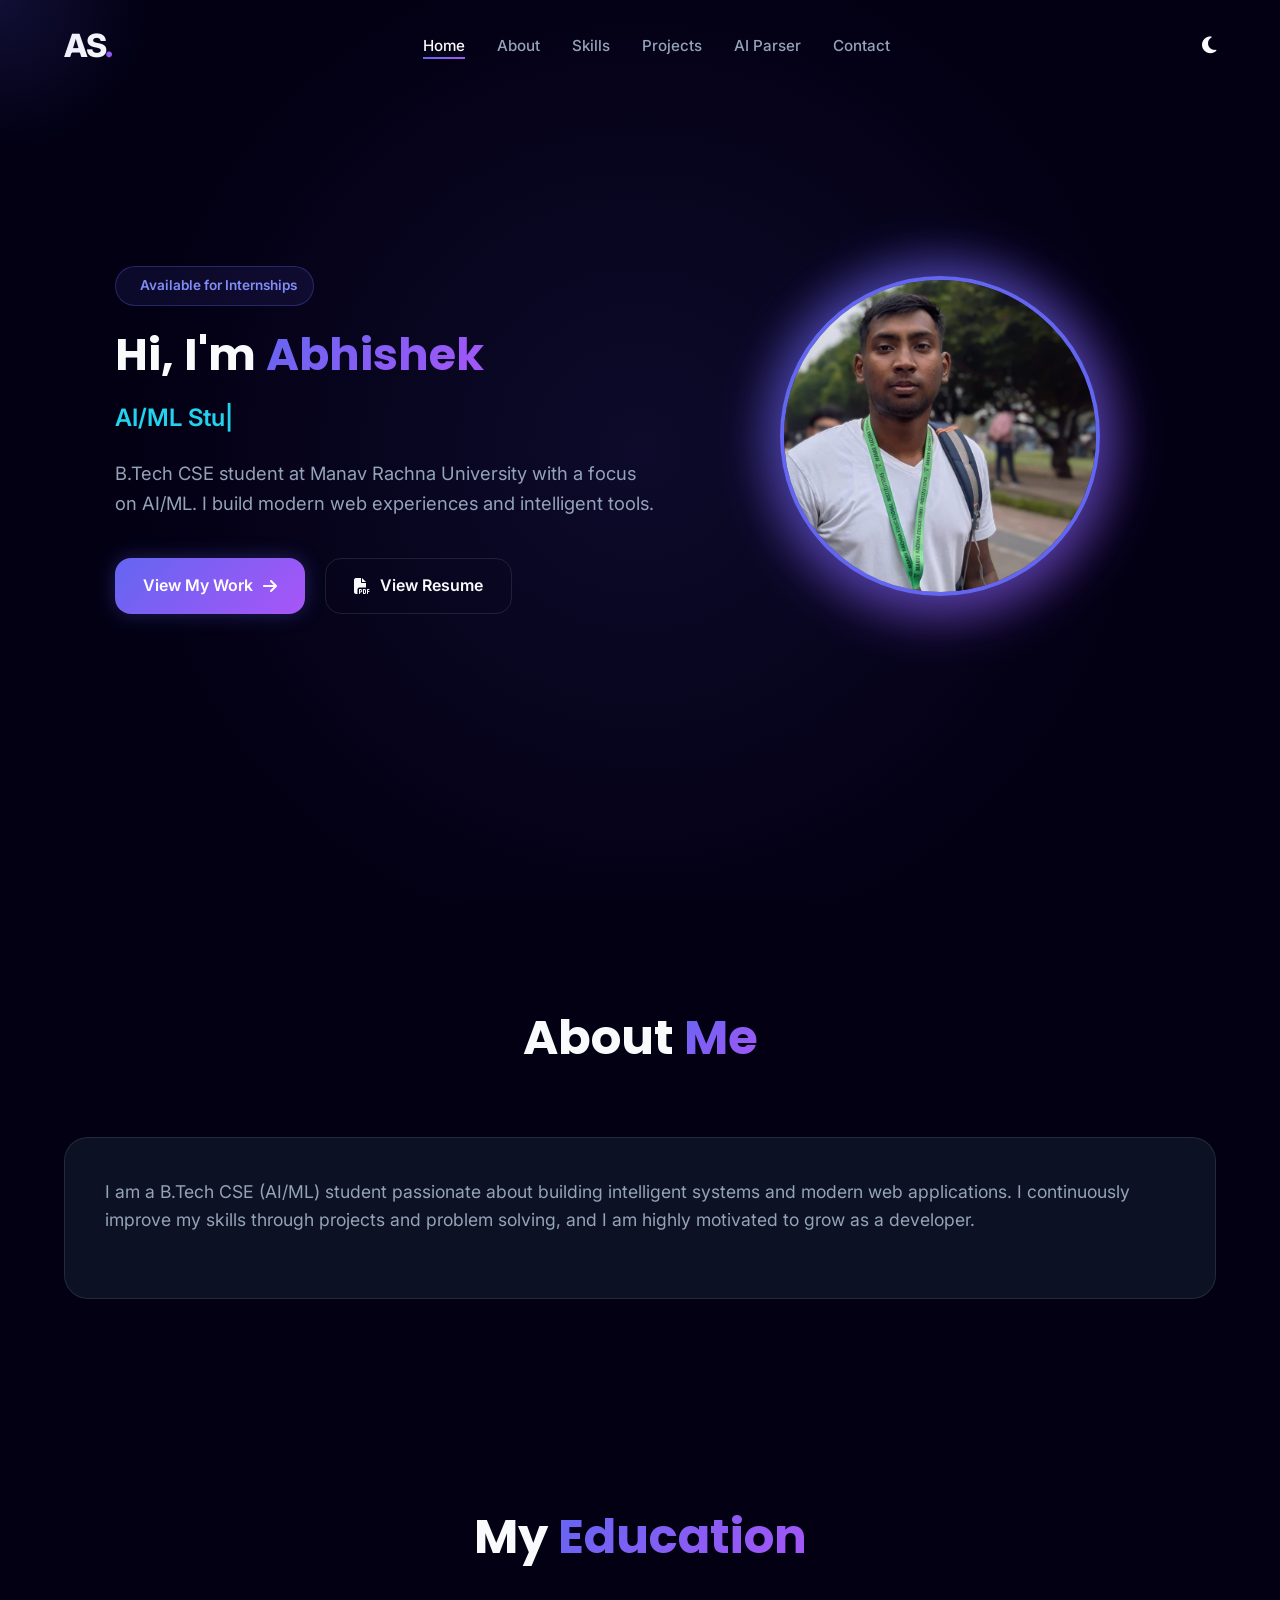
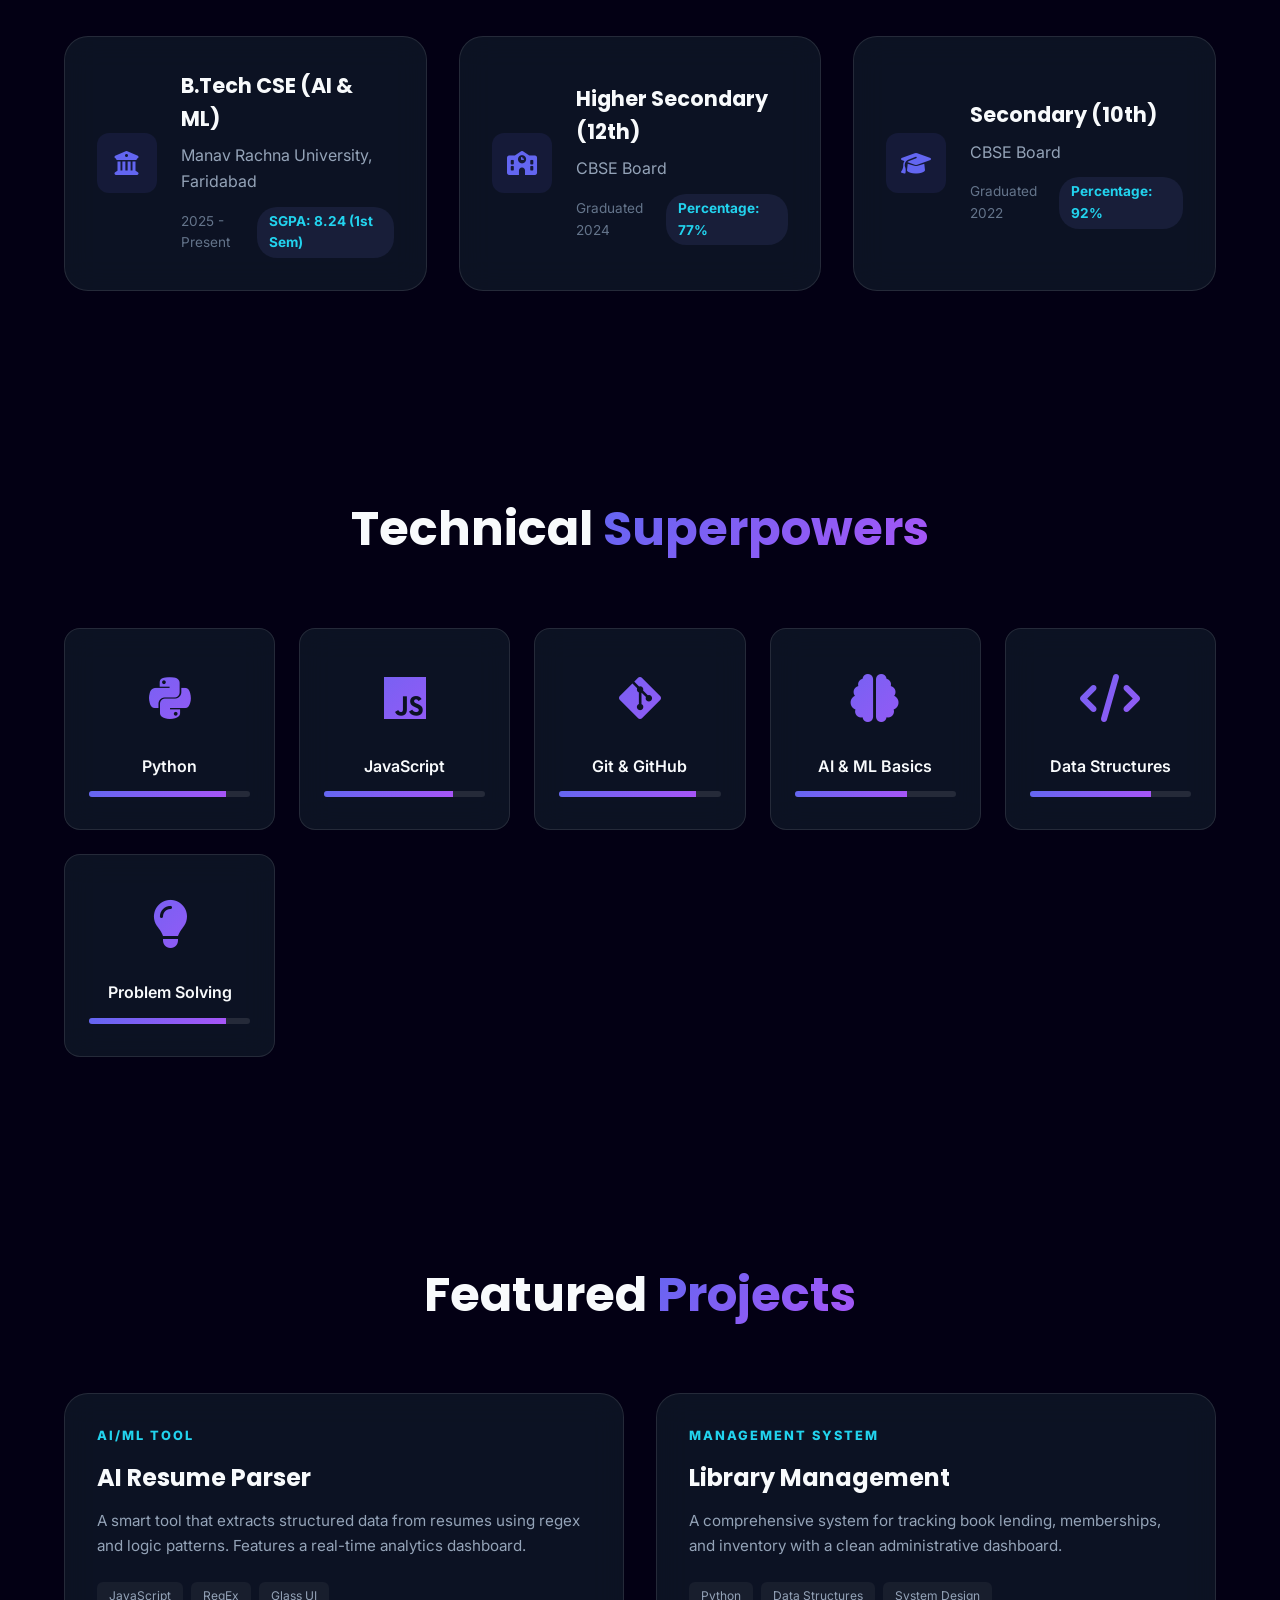
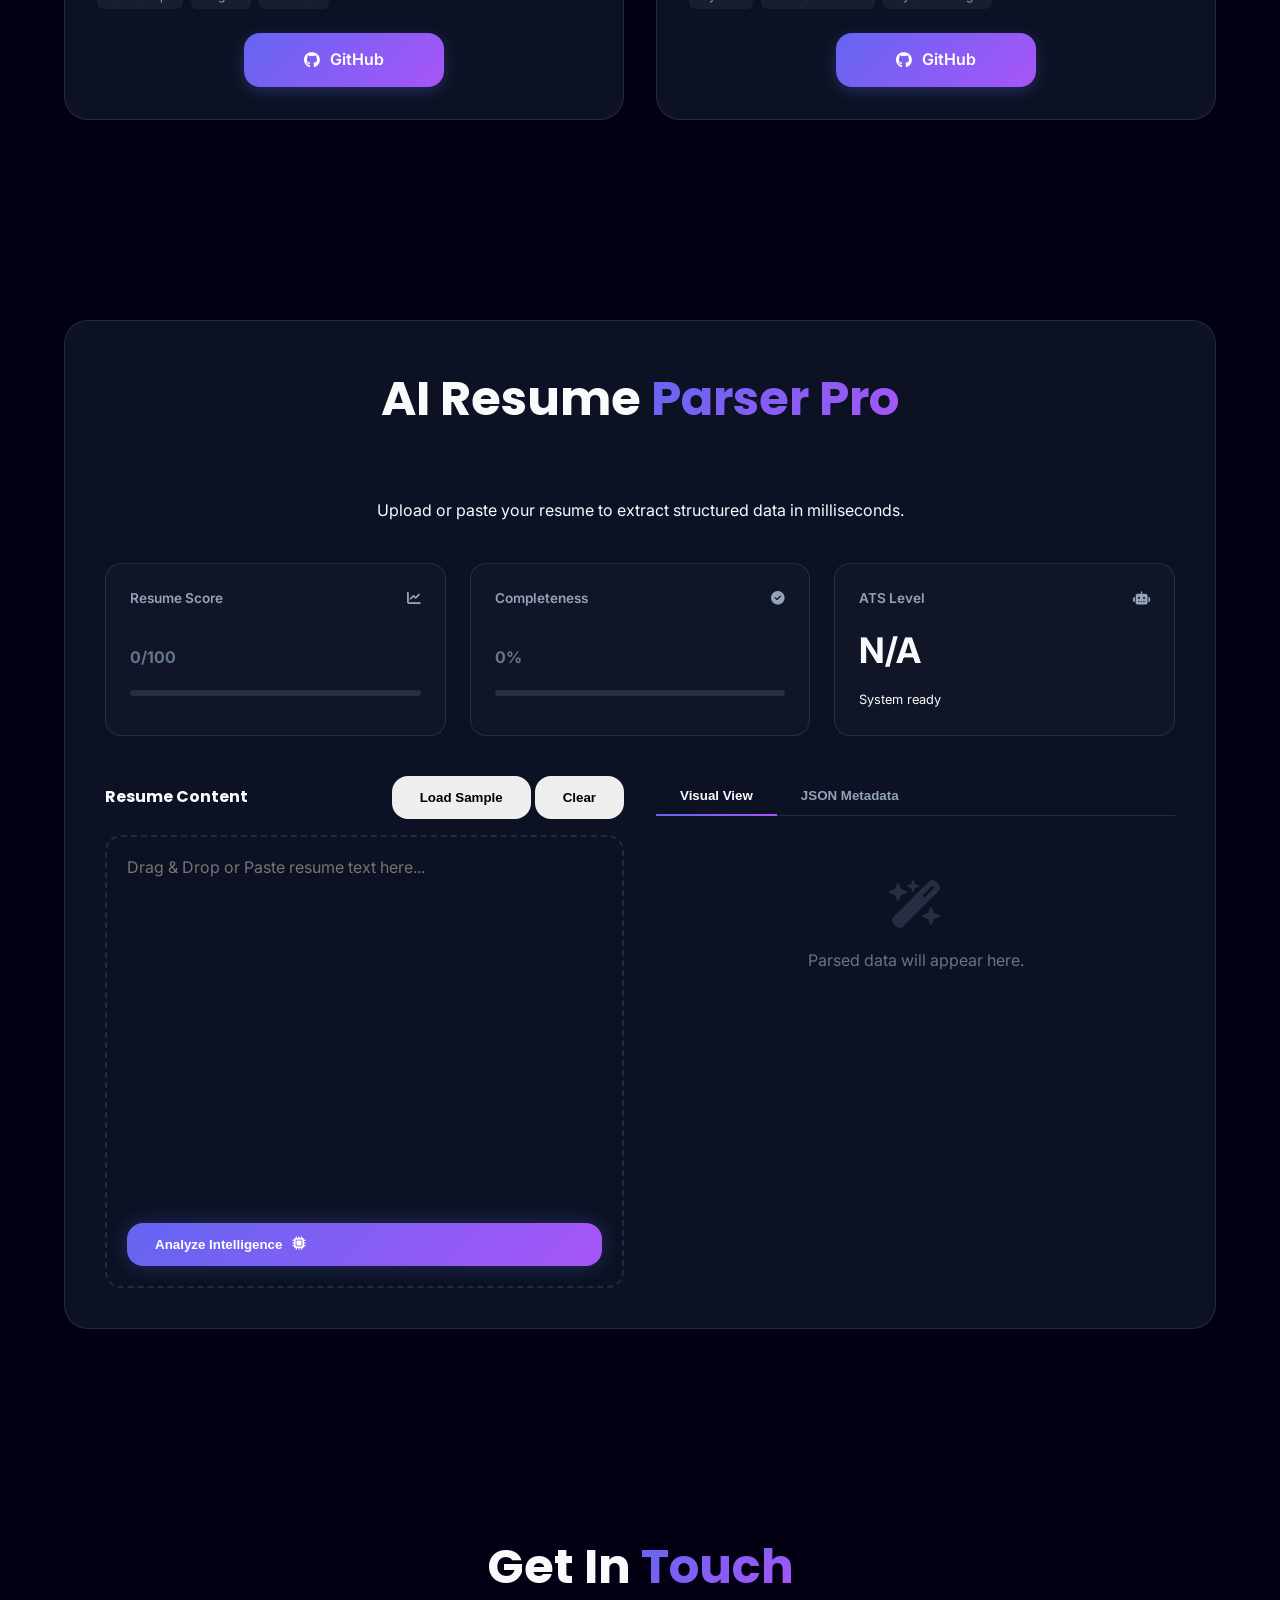
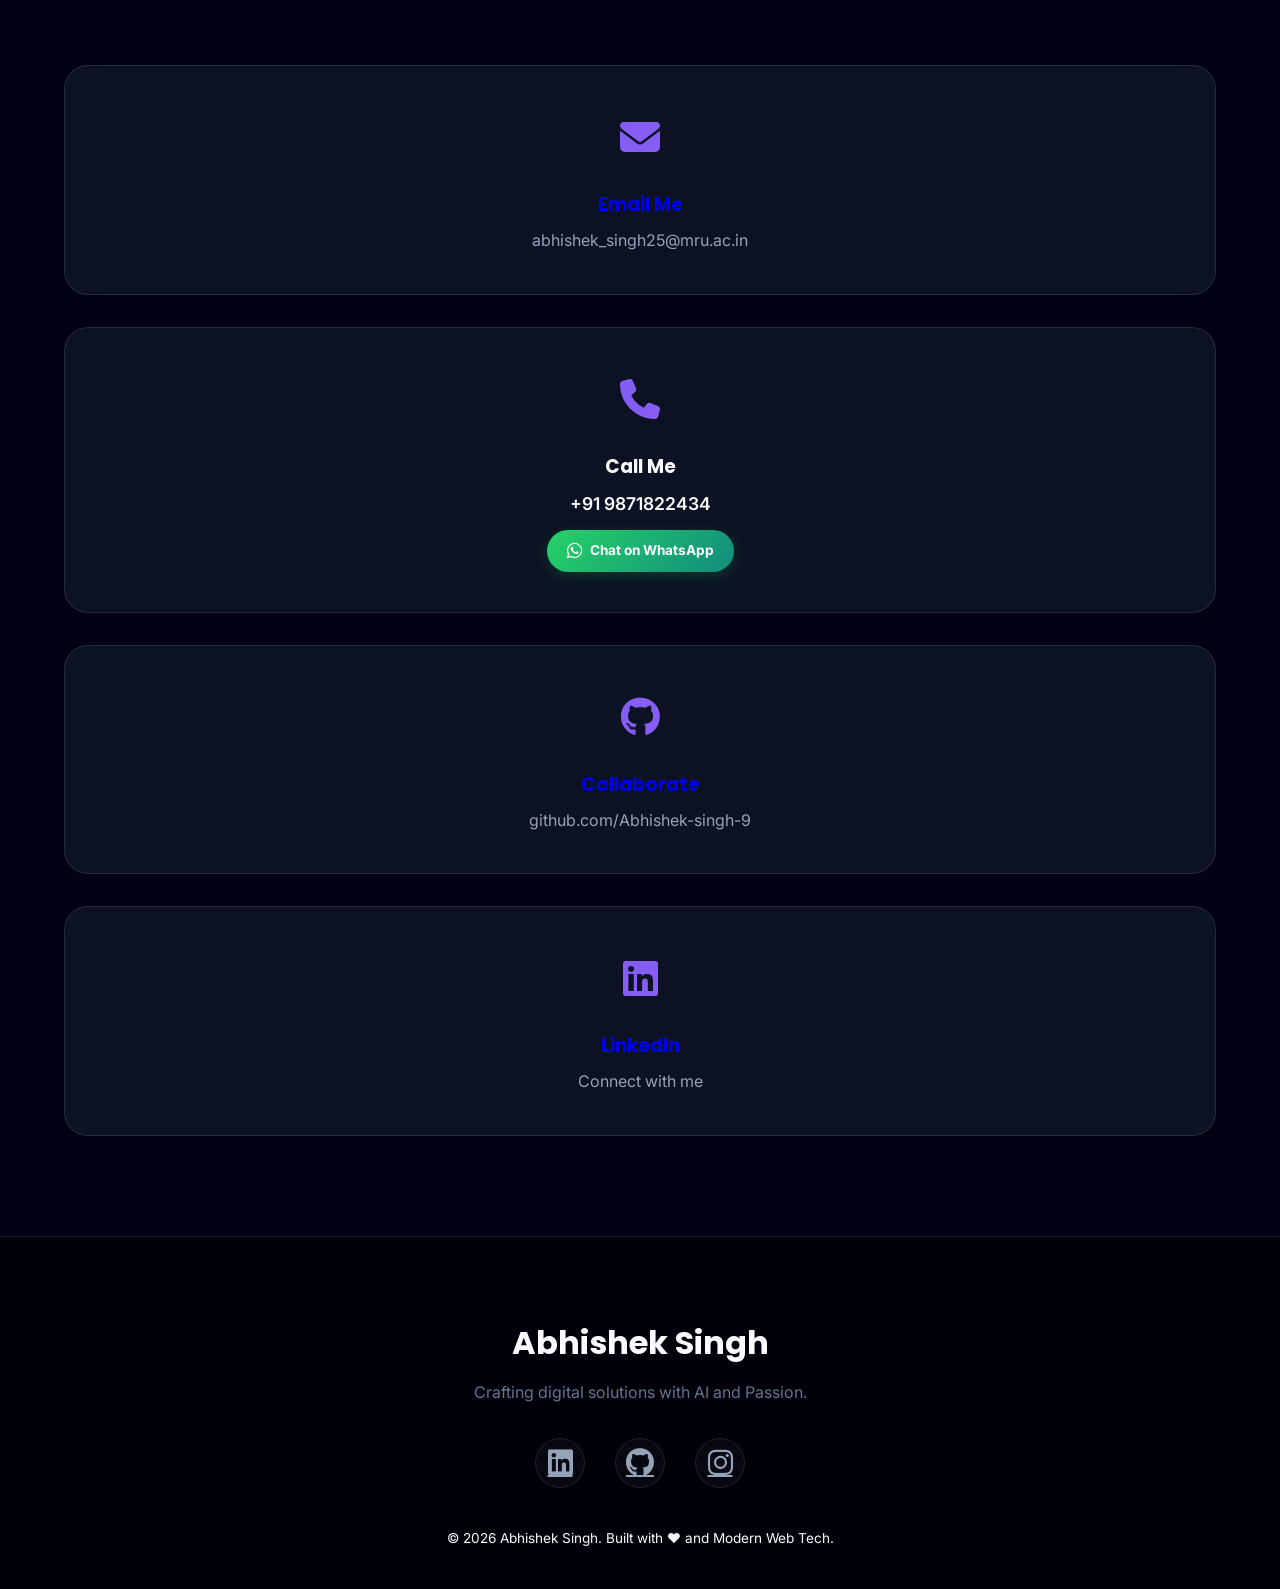
<file: index.html>
<!DOCTYPE html>
<html lang="en">

<head>
    <meta charset="UTF-8">
    <meta name="viewport" content="width=device-width, initial-scale=1.0">
    <title>Abhishek Singh | Portfolio & AI Resume Parser</title>
    <meta name="description"
        content="Professional portfolio of Abhishek Singh, a B.Tech CSE Student specializing in AI & ML. Featuring a smart Resume Parser tool.">

    <!-- Fonts -->
    <link rel="preconnect" href="https://fonts.googleapis.com">
    <link rel="preconnect" href="https://fonts.gstatic.com" crossorigin>
    <link
        href="https://fonts.googleapis.com/css2?family=Inter:wght@300;400;500;600;700&family=Poppins:wght@400;600;700;800&display=swap"
        rel="stylesheet">

    <!-- Icons -->
    <link rel="stylesheet" href="https://cdnjs.cloudflare.com/ajax/libs/font-awesome/6.4.0/css/all.min.css">

    <link rel="stylesheet" href="style.css">
</head>

<body class="dark-mode">
    <div class="cursor-glow" id="cursor-glow"></div>

    <!-- Navbar -->
    <nav class="navbar" id="navbar">
        <div class="container nav-content">
            <a href="#hero" class="logo">AS<span>.</span></a>

            <ul class="nav-menu" id="nav-menu">
                <li><a href="#hero" class="nav-link active">Home</a></li>
                <li><a href="#about" class="nav-link">About</a></li>
                <li><a href="#skills" class="nav-link">Skills</a></li>
                <li><a href="#projects" class="nav-link">Projects</a></li>
                <li><a href="#parser" class="nav-link">AI Parser</a></li>
                <li><a href="#contact" class="nav-link">Contact</a></li>
            </ul>

            <div class="nav-actions">
                <button class="theme-toggle" id="theme-toggle" aria-label="Toggle Theme">
                    <i class="fas fa-moon"></i>
                </button>
                <div class="mobile-menu-btn" id="mobile-menu-btn">
                    <i class="fas fa-bars"></i>
                </div>
            </div>
        </div>
    </nav>

    <main>
        <!-- Hero Section -->
        <section id="hero" class="hero">
            <div class="hero-bg-glow"></div>
            <div class="container">
                <div class="hero-grid">
                    <div class="hero-content reveal">
                        <div class="hero-badge">
                            <i class="fas fa-sparkles"></i>
                            <span>Available for Internships</span>
                        </div>
                        <h1 class="hero-title">Hi, I'm <span>Abhishek</span></h1>
                        <div class="typing-container">
                            <span id="typing-text"></span><span class="cursor">|</span>
                        </div>
                        <p class="hero-desc">
                            B.Tech CSE student at Manav Rachna University with a focus on AI/ML. I build modern web experiences and intelligent tools.
                        </p>
                        <div class="hero-btns">
                            <a href="#projects" class="btn btn-primary">View My Work <i class="fas fa-arrow-right"></i></a>
                            <a href="resume.html" target="_blank" class="btn btn-outline"><i class="fas fa-file-pdf"></i> View Resume</a>
                        </div>
                    </div>
                    
                    <div class="hero-art-container reveal">
                        <div class="hero-image-wrapper">
                            <img src="profile.jpg" alt="" class="hero-image" onerror="this.parentElement.style.display='none'">
                            <div class="image-glow"></div>
                        </div>
                    </div>
                </div>
            </div>
        </section>

        <!-- About Section -->
        <section id="about" class="about">
            <div class="container">
                <h2 class="section-title reveal">About <span>Me</span></h2>
                <div class="about-card glass-effect reveal">
                    <div class="about-text">
                        <p>
                            I am a B.Tech CSE (AI/ML) student passionate about building intelligent systems and modern web applications. I continuously improve my skills through projects and problem solving, and I am highly motivated to grow as a developer.
                        </p>
                    </div>
                </div>
            </div>
        </section>

        <!-- Education Section -->
        <section id="education" class="education">
            <div class="container">
                <h2 class="section-title reveal">My <span>Education</span></h2>
                <div class="edu-grid">
                    <div class="edu-card glass-effect reveal">
                        <div class="edu-icon"><i class="fas fa-university"></i></div>
                        <div class="edu-info">
                            <h3>B.Tech CSE (AI & ML)</h3>
                            <p>Manav Rachna University, Faridabad</p>
                            <div class="edu-meta">
                                <span>2025 - Present</span>
                                <span class="score">SGPA: 8.24 (1st Sem)</span>
                            </div>
                        </div>
                    </div>
                    <div class="edu-card glass-effect reveal">
                        <div class="edu-icon"><i class="fas fa-school"></i></div>
                        <div class="edu-info">
                            <h3>Higher Secondary (12th)</h3>
                            <p>CBSE Board</p>
                            <div class="edu-meta">
                                <span>Graduated 2024</span>
                                <span class="score">Percentage: 77%</span>
                            </div>
                        </div>
                    </div>
                    <div class="edu-card glass-effect reveal">
                        <div class="edu-icon"><i class="fas fa-graduation-cap"></i></div>
                        <div class="edu-info">
                            <h3>Secondary (10th)</h3>
                            <p>CBSE Board</p>
                            <div class="edu-meta">
                                <span>Graduated 2022</span>
                                <span class="score">Percentage: 92%</span>
                            </div>
                        </div>
                    </div>
                </div>
            </div>
        </section>

        <!-- Skills Section -->
        <section id="skills" class="skills">
            <div class="container">
                <h2 class="section-title reveal">Technical <span>Superpowers</span></h2>
                <div class="skills-grid">
                    <div class="skill-card glass-effect reveal">
                        <div class="skill-icon"><i class="fab fa-python"></i></div>
                        <div class="skill-name">Python</div>
                        <div class="skill-progress-bg">
                            <div class="skill-progress-fill" data-progress="85%"></div>
                        </div>
                    </div>
                    <div class="skill-card glass-effect reveal">
                        <div class="skill-icon"><i class="fab fa-js"></i></div>
                        <div class="skill-name">JavaScript</div>
                        <div class="skill-progress-bg">
                            <div class="skill-progress-fill" data-progress="80%"></div>
                        </div>
                    </div>
                    <div class="skill-card glass-effect reveal">
                        <div class="skill-icon"><i class="fab fa-git-alt"></i></div>
                        <div class="skill-name">Git & GitHub</div>
                        <div class="skill-progress-bg">
                            <div class="skill-progress-fill" data-progress="85%"></div>
                        </div>
                    </div>
                    <div class="skill-card glass-effect reveal">
                        <div class="skill-icon"><i class="fas fa-brain"></i></div>
                        <div class="skill-name">AI & ML Basics</div>
                        <div class="skill-progress-bg">
                            <div class="skill-progress-fill" data-progress="70%"></div>
                        </div>
                    </div>
                    <div class="skill-card glass-effect reveal">
                        <div class="skill-icon"><i class="fas fa-code"></i></div>
                        <div class="skill-name">Data Structures</div>
                        <div class="skill-progress-bg">
                            <div class="skill-progress-fill" data-progress="75%"></div>
                        </div>
                    </div>
                    <div class="skill-card glass-effect reveal">
                        <div class="skill-icon"><i class="fas fa-lightbulb"></i></div>
                        <div class="skill-name">Problem Solving</div>
                        <div class="skill-progress-bg">
                            <div class="skill-progress-fill" data-progress="85%"></div>
                        </div>
                    </div>
                </div>
            </div>
        </section>

        <!-- Projects Section -->
        <section id="projects" class="projects">
            <div class="container">
                <h2 class="section-title reveal">Featured <span>Projects</span></h2>
                <div class="projects-grid">
                    <!-- Project 1 -->
                    <div class="project-card glass-effect reveal">
                        <div class="project-info">
                            <span class="project-tag">AI/ML Tool</span>
                            <h3 class="project-title">AI Resume Parser</h3>
                            <p class="project-desc">A smart tool that extracts structured data from resumes using regex and logic patterns. Features a real-time analytics dashboard.</p>
                            <div class="project-tech">
                                <span class="tech-tag">JavaScript</span>
                                <span class="tech-tag">RegEx</span>
                                <span class="tech-tag">Glass UI</span>
                            </div>
                            <div class="project-links">
                                <a href="https://github.com/Abhishek-singh-9" target="_blank" rel="noopener noreferrer" class="btn btn-primary btn-centered"><i class="fab fa-github"></i> GitHub</a>
                            </div>
                        </div>
                    </div>

                    <!-- Project 2 -->
                    <div class="project-card glass-effect reveal">
                        <div class="project-info">
                            <span class="project-tag">Management System</span>
                            <h3 class="project-title">Library Management</h3>
                            <p class="project-desc">A comprehensive system for tracking book lending, memberships, and inventory with a clean administrative dashboard.</p>
                            <div class="project-tech">
                                <span class="tech-tag">Python</span>
                                <span class="tech-tag">Data Structures</span>
                                <span class="tech-tag">System Design</span>
                            </div>
                            <div class="project-links">
                                <a href="https://github.com/Abhishek-singh-9" target="_blank" rel="noopener noreferrer" class="btn btn-primary btn-centered"><i class="fab fa-github"></i> GitHub</a>
                            </div>
                        </div>
                    </div>
                </div>
            </div>
        </section>

        <!-- Resume Parser Section -->
        <section id="parser" class="parser">
            <div class="container">
                <div class="parser-container glass-effect reveal">
                    <div class="parser-header">
                        <h2 class="section-title">AI Resume <span>Parser Pro</span></h2>
                        <p class="text-muted">Upload or paste your resume to extract structured data in milliseconds.
                        </p>
                    </div>

                    <div class="parser-dashboard">
                        <div class="dashboard-stat">
                            <div class="stat-header"><span>Resume Score</span> <i class="fas fa-chart-line"></i></div>
                            <div class="stat-value"><span id="score-val">0</span><span>/100</span></div>
                            <div class="skill-progress-bg">
                                <div class="skill-progress-fill" id="score-bar"></div>
                            </div>
                        </div>
                        <div class="dashboard-stat">
                            <div class="stat-header"><span>Completeness</span> <i class="fas fa-check-circle"></i></div>
                            <div class="stat-value"><span id="complete-val">0</span><span>%</span></div>
                            <div class="skill-progress-bg">
                                <div class="skill-progress-fill" id="complete-bar"></div>
                            </div>
                        </div>
                        <div class="dashboard-stat">
                            <div class="stat-header"><span>ATS Level</span> <i class="fas fa-robot"></i></div>
                            <div class="stat-value" id="conf-val">N/A</div>
                            <p class="text-dim" style="font-size: 0.8rem; margin-top: 8px;" id="conf-message">System
                                ready</p>
                        </div>
                    </div>

                    <div class="parser-main">
                        <div class="input-area">
                            <div class="area-header">
                                <h4>Resume Content</h4>
                                <div>
                                    <button class="btn btn-parser-small" onclick="loadSample()">Load Sample</button>
                                    <button class="btn btn-parser-small" onclick="clearParser()">Clear</button>
                                </div>
                            </div>
                            <div class="drop-zone" id="drop-zone">
                                <textarea id="resumeInput"
                                    placeholder="Drag & Drop or Paste resume text here..."></textarea>
                                <button id="analyze-btn" class="btn btn-primary btn-block">Analyze Intelligence <i
                                        class="fas fa-microchip"></i></button>
                            </div>
                        </div>

                        <div class="output-area">
                            <div class="tabs-nav">
                                <button class="tab-btn active" data-tab="visual">Visual View</button>
                                <button class="tab-btn" data-tab="json">JSON Metadata</button>
                            </div>

                            <div class="tab-content" id="visual-tab">
                                <div class="results-display" id="results-display">
                                    <div
                                        style="grid-column: 1/-1; text-align: center; padding: 40px; color: var(--text-dim);">
                                        <i class="fas fa-wand-magic-sparkles"
                                            style="font-size: 3rem; margin-bottom: 20px; opacity: 0.3;"></i>
                                        <p>Parsed data will appear here.</p>
                                    </div>
                                </div>
                            </div>

                            <div class="tab-content" id="json-tab" style="display: none;">
                                <pre id="json-output"
                                    style="background: rgba(0,0,0,0.3); padding: 20px; border-radius: 8px; font-size: 0.85rem; overflow-x: auto;">{ "status": "idle" }</pre>
                                <button class="btn btn-outline btn-block" style="margin-top: 15px;"
                                    onclick="copyJSON()">Copy JSON</button>
                            </div>
                        </div>
                    </div>
                </div>
            </div>
        </section>

        <!-- Contact Section -->
        <section id="contact" class="contact">
            <div class="container">
                <h2 class="section-title reveal">Get In <span>Touch</span></h2>
                <div class="contact-grid">
                    <a href="mailto:abhishek_singh25@mru.ac.in" class="contact-card glass-effect reveal">
                        <div class="contact-icon"><i class="fas fa-envelope"></i></div>
                        <div class="contact-info">
                            <h3>Email Me</h3>
                            <p>abhishek_singh25@mru.ac.in</p>
                        </div>
                    </a>
                    <div class="contact-card glass-effect reveal">
                        <div class="contact-icon"><i class="fas fa-phone"></i></div>
                        <div class="contact-info">
                            <h3>Call Me</h3>
                            <a href="tel:+919871822434" class="contact-link">+91 9871822434</a>
                            <a href="https://wa.me/919871822434" target="_blank" class="whatsapp-btn">
                                <i class="fab fa-whatsapp"></i> Chat on WhatsApp
                            </a>
                        </div>
                    </div>
                    <a href="https://github.com/Abhishek-singh-9" target="_blank" rel="noopener noreferrer"
                        class="contact-card glass-effect reveal" aria-label="GitHub">
                        <div class="contact-icon"><i class="fab fa-github"></i></div>
                        <div class="contact-info">
                            <h3>Collaborate</h3>
                            <p>github.com/Abhishek-singh-9</p>
                        </div>
                    </a>
                    <a href="https://www.linkedin.com/in/abhishek-singh-a3a9263a6" target="_blank" rel="noopener noreferrer"
                        class="contact-card glass-effect reveal" aria-label="LinkedIn">
                        <div class="contact-icon"><i class="fab fa-linkedin"></i></div>
                        <div class="contact-info">
                            <h3>LinkedIn</h3>
                            <p>Connect with me</p>
                        </div>
                    </a>
                </div>
            </div>
        </section>
    </main>

    <footer class="footer">
        <div class="container">
            <div class="footer-content">
                <h2>Abhishek <span>Singh</span></h2>
                <p class="footer-desc">Crafting digital solutions with AI and Passion.</p>
                <div class="social-links">
                    <a href="https://www.linkedin.com/in/abhishek-singh-a3a9263a6" target="_blank" rel="noopener noreferrer" class="social-link" aria-label="LinkedIn"><i class="fab fa-linkedin"></i></a>
                    <a href="https://github.com/Abhishek-singh-9" target="_blank" rel="noopener noreferrer" class="social-link" aria-label="GitHub"><i class="fab fa-github"></i></a>
                    <a href="https://www.instagram.com/_im_abhishek__?igsh=MTBjbmZvYnllcnRodg==" target="_blank" rel="noopener noreferrer" class="social-link" aria-label="Instagram"><i class="fab fa-instagram"></i></a>
                </div>
                <p class="text-dim" style="font-size: 0.85rem;">
                    &copy; 2026 Abhishek Singh. Built with ❤️ and Modern Web Tech.
                </p>
            </div>
        </div>
    </footer>

    <!-- Extras -->
    <div class="scroll-top" id="scroll-top"><i class="fas fa-chevron-up"></i></div>

    <script src="script.js"></script>
</body>

</html>
</file>
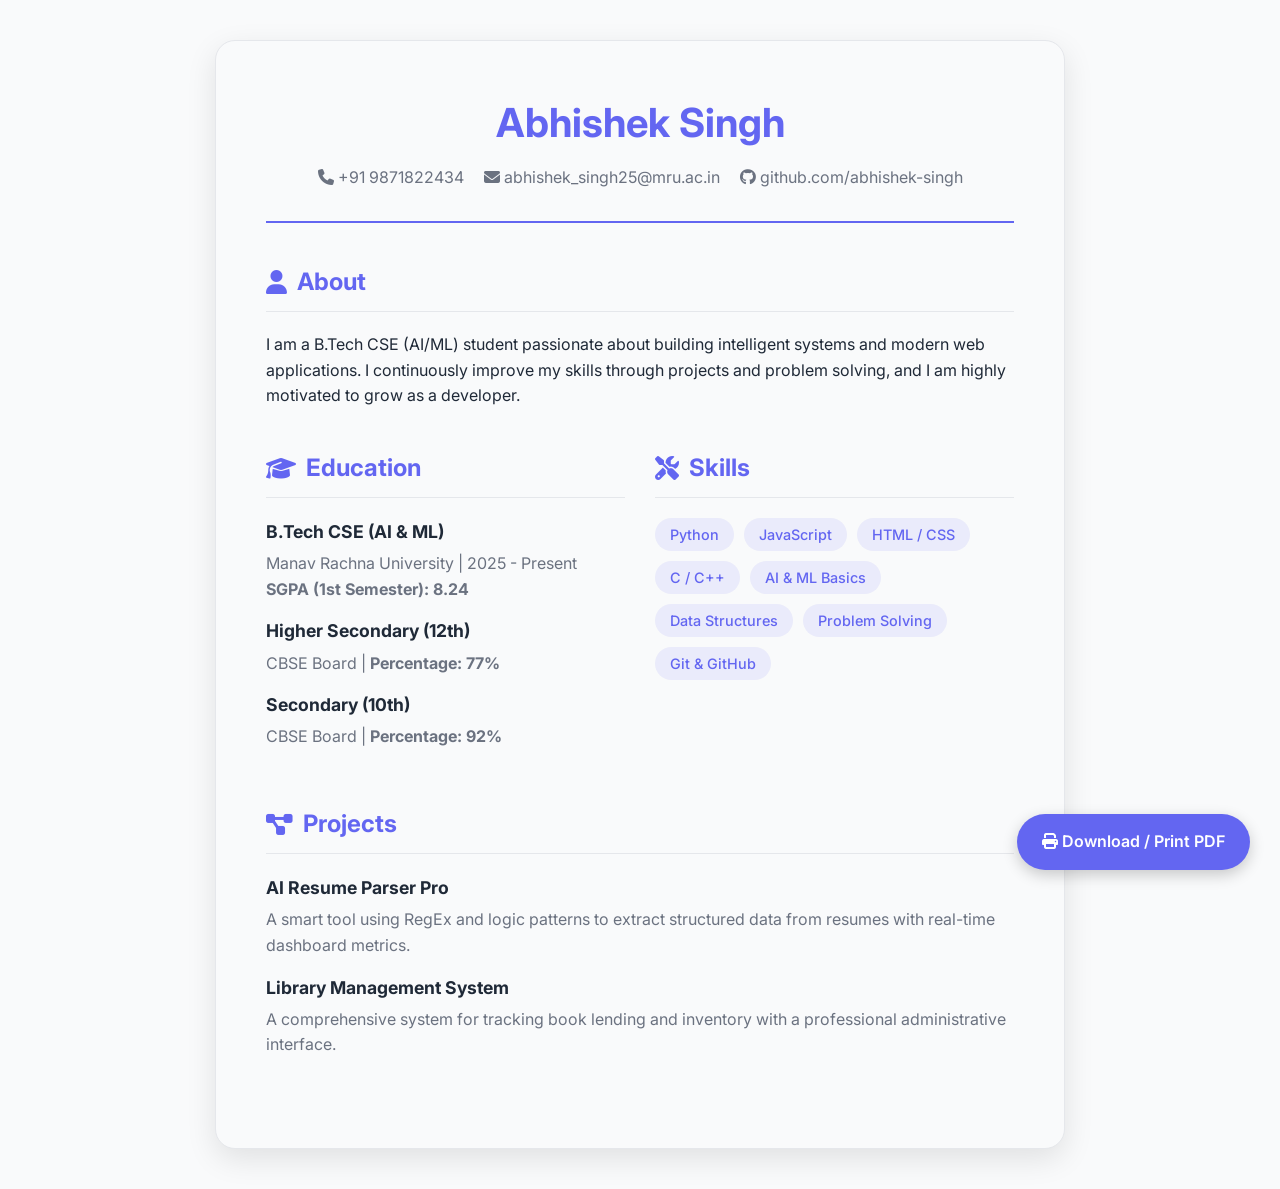
<file: resume.html>
<!DOCTYPE html>
<html lang="en">
<head>
    <meta charset="UTF-8">
    <meta name="viewport" content="width=device-width, initial-scale=1.0">
    <title>Abhishek Singh - Resume</title>
    <link rel="stylesheet" href="https://cdnjs.cloudflare.com/ajax/libs/font-awesome/6.4.0/css/all.min.css">
    <link href="https://fonts.googleapis.com/css2?family=Inter:wght@400;500;600;700&display=swap" rel="stylesheet">
    <style>
        :root {
            --primary: #6366f1;
            --text-main: #1f2937;
            --text-muted: #6b7280;
            --bg-light: #f9fafb;
            --border: #e5e7eb;
        }

        @media (prefers-color-scheme: dark) {
            :root {
                --primary: #818cf8;
                --text-main: #f3f4f6;
                --text-muted: #9ca3af;
                --bg-light: #111827;
                --border: #374151;
            }
        }

        * { margin: 0; padding: 0; box-sizing: border-box; }
        body {
            font-family: 'Inter', sans-serif;
            line-height: 1.6;
            color: var(--text-main);
            background: var(--bg-light);
            padding: 40px 20px;
        }

        .resume-container {
            max-width: 850px;
            margin: 0 auto;
            background: var(--bg-light);
            padding: 50px;
            border-radius: 20px;
            box-shadow: 0 10px 30px rgba(0,0,0,0.1);
            border: 1px solid var(--border);
        }

        header {
            text-align: center;
            margin-bottom: 40px;
            border-bottom: 2px solid var(--primary);
            padding-bottom: 30px;
        }

        h1 { font-size: 2.5rem; margin-bottom: 10px; color: var(--primary); }
        .contact-info {
            display: flex;
            justify-content: center;
            gap: 20px;
            flex-wrap: wrap;
            color: var(--text-muted);
        }

        section { margin-bottom: 40px; }
        h2 {
            font-size: 1.5rem;
            margin-bottom: 20px;
            display: flex;
            align-items: center;
            gap: 10px;
            color: var(--primary);
            border-bottom: 1px solid var(--border);
            padding-bottom: 10px;
        }

        .grid { display: grid; grid-template-columns: 1fr 1fr; gap: 30px; }

        .item { margin-bottom: 15px; }
        .item h4 { font-size: 1.1rem; margin-bottom: 5px; }
        .item p { color: var(--text-muted); }

        .badge-list { display: flex; flex-wrap: wrap; gap: 10px; }
        .badge {
            background: rgba(99, 102, 241, 0.1);
            color: var(--primary);
            padding: 5px 15px;
            border-radius: 20px;
            font-size: 0.9rem;
            font-weight: 500;
        }

        .print-btn {
            position: fixed;
            bottom: 30px;
            right: 30px;
            background: var(--primary);
            color: white;
            padding: 15px 25px;
            border-radius: 30px;
            text-decoration: none;
            font-weight: 600;
            box-shadow: 0 5px 15px rgba(0,0,0,0.2);
            transition: 0.3s;
        }

        .print-btn:hover { transform: scale(1.1); }

        @media print {
            .print-btn { display: none; }
            body { padding: 0; background: white; }
            .resume-container { box-shadow: none; border: none; max-width: 100%; padding: 0; }
        }

        @media (max-width: 600px) {
            .grid { grid-template-columns: 1fr; }
            .resume-container { padding: 30px; }
        }
    </style>
</head>
<body>
    <div class="resume-container">
        <header>
            <h1>Abhishek Singh</h1>
            <div class="contact-info">
                <span><i class="fas fa-phone"></i> +91 9871822434</span>
                <span><i class="fas fa-envelope"></i> abhishek_singh25@mru.ac.in</span>
                <span><i class="fab fa-github"></i> github.com/abhishek-singh</span>
            </div>
        </header>

        <section>
            <h2><i class="fas fa-user"></i> About</h2>
            <p>I am a B.Tech CSE (AI/ML) student passionate about building intelligent systems and modern web applications. I continuously improve my skills through projects and problem solving, and I am highly motivated to grow as a developer.</p>
        </section>

        <div class="grid">
            <section>
                <h2><i class="fas fa-graduation-cap"></i> Education</h2>
                <div class="item">
                    <h4>B.Tech CSE (AI & ML)</h4>
                    <p>Manav Rachna University | 2025 - Present</p>
                    <p><strong>SGPA (1st Semester): 8.24</strong></p>
                </div>
                <div class="item">
                    <h4>Higher Secondary (12th)</h4>
                    <p>CBSE Board | <strong>Percentage: 77%</strong></p>
                </div>
                <div class="item">
                    <h4>Secondary (10th)</h4>
                    <p>CBSE Board | <strong>Percentage: 92%</strong></p>
                </div>
            </section>

            <section>
                <h2><i class="fas fa-tools"></i> Skills</h2>
                <div class="badge-list">
                    <span class="badge">Python</span>
                    <span class="badge">JavaScript</span>
                    <span class="badge">HTML / CSS</span>
                    <span class="badge">C / C++</span>
                    <span class="badge">AI & ML Basics</span>
                    <span class="badge">Data Structures</span>
                    <span class="badge">Problem Solving</span>
                    <span class="badge">Git & GitHub</span>
                </div>
            </section>
        </div>

        <section>
            <h2><i class="fas fa-project-diagram"></i> Projects</h2>
            <div class="item">
                <h4>AI Resume Parser Pro</h4>
                <p>A smart tool using RegEx and logic patterns to extract structured data from resumes with real-time dashboard metrics.</p>
            </div>
            <div class="item">
                <h4>Library Management System</h4>
                <p>A comprehensive system for tracking book lending and inventory with a professional administrative interface.</p>
            </div>
        </section>
    </div>

    <a href="javascript:window.print()" class="print-btn"><i class="fas fa-print"></i> Download / Print PDF</a>
</body>
</html>
</file>
<file: style.css>
:root {
    /* Color Palette - Deeper and more professional */
    --bg-dark: #030014;
    --bg-card: rgba(17, 25, 40, 0.75);
    --bg-glass: rgba(255, 255, 255, 0.03);
    
    --primary: #6366f1;
    --primary-light: #818cf8;
    --secondary: #a855f7;
    --accent: #22d3ee;
    
    --text-main: #f8fafc;
    --text-muted: #94a3b8;
    --text-dim: #64748b;
    
    --border-glass: rgba(255, 255, 255, 0.1);
    --border-primary: rgba(99, 102, 241, 0.3);
    
    --gradient-1: linear-gradient(135deg, #6366f1 0%, #a855f7 100%);
    --gradient-2: linear-gradient(135deg, #3b82f6 0%, #2dd4bf 100%);
    --gradient-glow: radial-gradient(circle at center, rgba(99, 102, 241, 0.15), transparent 70%);

    --transition-fast: 0.2s ease;
    --transition-base: 0.4s cubic-bezier(0.4, 0, 0.2, 1);
    --transition-slow: 0.8s cubic-bezier(0.4, 0, 0.2, 1);
    
    --radius-sm: 8px;
    --radius-md: 16px;
    --radius-lg: 24px;
    
    --shadow-glow: 0 0 20px rgba(99, 102, 241, 0.3);
}

/* Base Setup */
* {
    margin: 0;
    padding: 0;
    box-sizing: border-box;
    scroll-behavior: smooth;
    -webkit-font-smoothing: antialiased;
}

body {
    font-family: 'Inter', sans-serif;
    background-color: var(--bg-dark);
    color: var(--text-main);
    line-height: 1.6;
    overflow-x: hidden;
}

body.light-mode {
    --bg-dark: #f8fafc;
    --bg-card: rgba(255, 255, 255, 0.8);
    --bg-glass: rgba(0, 0, 0, 0.03);
    --text-main: #0f172a;
    --text-muted: #475569;
    --text-dim: #64748b;
    --border-glass: rgba(0, 0, 0, 0.1);
}

h1, h2, h3, h4, h5 {
    font-family: 'Poppins', sans-serif;
    font-weight: 700;
}

.container {
    max-width: 1200px;
    margin: 0 auto;
    padding: 0 24px;
}

/* Glassmorphism Classes */
.glass-effect {
    background: var(--bg-card);
    backdrop-filter: blur(16px);
    -webkit-backdrop-filter: blur(16px);
    border: 1px solid var(--border-glass);
}

/* Custom Selection */
::selection {
    background: var(--primary);
    color: white;
}

/* ---------------- Navbar ---------------- */
.navbar {
    position: fixed;
    top: 0;
    left: 0;
    width: 100%;
    z-index: 1000;
    padding: 20px 0;
    transition: var(--transition-base);
}

.navbar.scrolled {
    padding: 12px 0;
    background: rgba(3, 0, 20, 0.8);
    backdrop-filter: blur(20px);
    border-bottom: 1px solid var(--border-glass);
}

.nav-content {
    display: flex;
    justify-content: space-between;
    align-items: center;
}

.logo {
    font-size: 2rem;
    font-weight: 800;
    text-decoration: none;
    color: var(--text-main);
    letter-spacing: -1.5px;
}

.logo span {
    background: var(--gradient-1);
    -webkit-background-clip: text;
    -webkit-text-fill-color: transparent;
}

.nav-menu {
    display: flex;
    list-style: none;
    gap: 32px;
    align-items: center;
}

.nav-link {
    text-decoration: none;
    color: var(--text-muted);
    font-weight: 500;
    font-size: 0.95rem;
    transition: var(--transition-base);
    position: relative;
}

.nav-link:hover, .nav-link.active {
    color: var(--text-main);
}

.nav-link::after {
    content: '';
    position: absolute;
    bottom: -4px;
    left: 0;
    width: 0;
    height: 2px;
    background: var(--gradient-1);
    transition: var(--transition-base);
}

.nav-link:hover::after, .nav-link.active::after {
    width: 100%;
}

.nav-actions {
    display: flex;
    align-items: center;
    gap: 20px;
}

.theme-toggle, .mobile-menu-btn {
    background: none;
    border: none;
    color: var(--text-main);
    font-size: 1.2rem;
    cursor: pointer;
    transition: var(--transition-fast);
}

.mobile-menu-btn {
    display: none;
}

/* ---------------- Hero Section ---------------- */
.hero {
    min-height: 100vh;
    display: flex;
    align-items: center;
    position: relative;
    padding-top: 80px;
    overflow: hidden;
}

.hero-bg-glow {
    position: absolute;
    top: 50%;
    left: 50%;
    transform: translate(-50%, -50%);
    width: 80vw;
    height: 80vw;
    background: radial-gradient(circle, rgba(99, 102, 241, 0.1), transparent 70%);
    z-index: -1;
    pointer-events: none;
}

.hero-grid {
    display: grid;
    grid-template-columns: 1.2fr 1fr;
    gap: 60px;
    align-items: center;
}

.hero-badge {
    display: inline-flex;
    align-items: center;
    gap: 8px;
    padding: 8px 16px;
    background: rgba(99, 102, 241, 0.1);
    border: 1px solid var(--border-primary);
    border-radius: 100px;
    color: var(--primary-light);
    font-size: 0.85rem;
    font-weight: 600;
    margin-bottom: 24px;
}

.hero-title {
    font-size: 4.5rem;
    line-height: 1.1;
    margin-bottom: 20px;
}

.hero-title span {
    background: var(--gradient-1);
    -webkit-background-clip: text;
    -webkit-text-fill-color: transparent;
}

.typing-container {
    font-size: 1.5rem;
    color: var(--accent);
    margin-bottom: 24px;
    height: 1.5em;
    font-weight: 600;
}

.hero-desc {
    color: var(--text-muted);
    font-size: 1.15rem;
    max-width: 540px;
    margin-bottom: 40px;
}

.hero-btns {
    display: flex;
    gap: 20px;
}

/* Buttons */
.btn {
    display: inline-flex;
    align-items: center;
    gap: 10px;
    padding: 14px 28px;
    border-radius: var(--radius-md);
    font-weight: 600;
    text-decoration: none;
    transition: var(--transition-base);
    border: none;
    cursor: pointer;
}

.btn-primary {
    background: var(--gradient-1);
    color: white;
    box-shadow: var(--shadow-glow);
}

.btn-primary:hover {
    transform: translateY(-4px);
    box-shadow: 0 10px 25px rgba(99, 102, 241, 0.5), 0 0 15px var(--primary);
}

.btn-outline {
    background: transparent;
    border: 1px solid var(--border-glass);
    color: var(--text-main);
}

.btn-outline:hover {
    background: var(--bg-glass);
    border-color: var(--text-main);
}

/* Hero Art - Refined Blob */
.hero-art-container {
    display: flex;
    justify-content: center;
    align-items: center;
    position: relative;
}

.hero-image-wrapper {
    position: relative;
    width: min(320px, 70vw);
    aspect-ratio: 1;
    animation: float 6s infinite ease-in-out;
}

.hero-image {
    width: 100%;
    height: 100%;
    object-fit: cover;
    border-radius: 50%;
    border: 4px solid var(--primary);
    position: relative;
    z-index: 2;
    box-shadow: 0 0 50px rgba(99, 102, 241, 0.4);
    background: var(--bg-card);
}

.image-glow {
    position: absolute;
    top: -15px;
    left: -15px;
    right: -15px;
    bottom: -15px;
    background: var(--gradient-1);
    border-radius: 50%;
    filter: blur(25px);
    opacity: 0.5;
    z-index: 1;
    animation: pulseGlow 4s infinite ease-in-out;
}

@keyframes float {
    0%, 100% { transform: translateY(0); }
    50% { transform: translateY(-20px); }
}

@keyframes pulseGlow {
    0%, 100% { transform: scale(1); opacity: 0.4; filter: blur(25px); }
    50% { transform: scale(1.1); opacity: 0.7; filter: blur(35px); }
}

/* ---------------- Sections Config ---------------- */
section {
    padding: 100px 0;
}

.section-title {
    font-size: 3rem;
    text-align: center;
    margin-bottom: 60px;
    position: relative;
}

.section-title span {
    background: var(--gradient-1);
    -webkit-background-clip: text;
    -webkit-text-fill-color: transparent;
}

/* ---------------- About Section ---------------- */
.about-card {
    padding: 40px;
    border-radius: var(--radius-lg);
}

.about-text p {
    font-size: 1.1rem;
    color: var(--text-muted);
    margin-bottom: 24px;
}

/* ---------------- Education Section ---------------- */
.edu-grid {
    display: grid;
    grid-template-columns: repeat(auto-fit, minmax(320px, 1fr));
    gap: 32px;
}

.edu-card {
    padding: 32px;
    border-radius: var(--radius-lg);
    position: relative;
    overflow: hidden;
    transition: var(--transition-base);
    display: flex;
    gap: 24px;
    align-items: center;
}

.edu-card:hover {
    transform: translateY(-10px) scale(1.02);
    border-color: var(--primary);
    box-shadow: 0 20px 40px rgba(0,0,0,0.3);
}

.edu-icon {
    width: 60px;
    height: 60px;
    background: rgba(99, 102, 241, 0.1);
    border-radius: 12px;
    display: flex;
    justify-content: center;
    align-items: center;
    font-size: 1.5rem;
    color: var(--primary);
    flex-shrink: 0;
}

.edu-info h3 { font-size: 1.3rem; margin-bottom: 8px; }
.edu-info p { color: var(--text-muted); margin-bottom: 12px; }

.edu-meta {
    display: flex;
    justify-content: space-between;
    align-items: center;
    font-size: 0.85rem;
    color: var(--text-dim);
}

.score {
    padding: 4px 12px;
    background: rgba(129, 140, 248, 0.1);
    border-radius: 20px;
    color: var(--accent);
    font-weight: 700;
}

.edu-icon-bg {
    position: absolute;
    right: -20px;
    bottom: -20px;
    font-size: 6rem;
    opacity: 0.03;
    transform: rotate(-15deg);
}

/* ---------------- Skills Section ---------------- */
.skills-grid {
    display: grid;
    grid-template-columns: repeat(auto-fit, minmax(180px, 1fr));
    gap: 24px;
}

.skill-card {
    padding: 32px 24px;
    border-radius: var(--radius-md);
    text-align: center;
    transition: var(--transition-base);
}

.skill-card:hover {
    transform: translateY(-10px);
    background: rgba(99, 102, 241, 0.05);
    border-color: var(--primary);
}

.skill-icon {
    font-size: 3rem;
    margin-bottom: 16px;
    background: var(--gradient-1);
    -webkit-background-clip: text;
    -webkit-text-fill-color: transparent;
}

.skill-name {
    font-weight: 600;
    margin-bottom: 12px;
}

.skill-progress-bg {
    width: 100%;
    height: 6px;
    background: rgba(255,255,255,0.1);
    border-radius: 10px;
    overflow: hidden;
}

.skill-progress-fill {
    height: 100%;
    background: var(--gradient-1);
    width: 0%;
    transition: width 1.5s ease;
}

/* ---------------- Projects Section ---------------- */
.projects-grid {
    display: grid;
    grid-template-columns: repeat(auto-fit, minmax(350px, 1fr));
    gap: 32px;
}

.project-card {
    border-radius: var(--radius-lg);
    overflow: hidden;
    transition: var(--transition-base);
    display: flex;
    flex-direction: column;
}

.project-card:hover {
    transform: translateY(-12px);
    border-color: var(--primary);
    box-shadow: 0 20px 40px rgba(99, 102, 241, 0.2), 0 0 20px rgba(99, 102, 241, 0.1);
}

.project-info {
    padding: 32px;
    flex-grow: 1;
    display: flex;
    flex-direction: column;
}

.project-tag {
    font-size: 0.8rem;
    font-weight: 800;
    text-transform: uppercase;
    color: var(--accent);
    margin-bottom: 12px;
    letter-spacing: 2px;
}

.project-title {
    font-size: 1.5rem;
    margin-bottom: 12px;
}

.project-desc {
    color: var(--text-muted);
    font-size: 0.95rem;
    margin-bottom: 24px;
}

.project-tech {
    display: flex;
    flex-wrap: wrap;
    gap: 8px;
    margin-bottom: 24px;
}

.tech-tag {
    font-size: 0.75rem;
    background: rgba(255,255,255,0.05);
    padding: 4px 12px;
    border-radius: 6px;
    color: var(--text-muted);
}

.project-links {
    margin-top: auto;
    display: flex;
    justify-content: center;
    width: 100%;
}

.btn-centered {
    width: 100%;
    max-width: 200px;
    justify-content: center;
    background: var(--gradient-1);
    box-shadow: 0 4px 15px rgba(99, 102, 241, 0.3);
}

.btn-centered:hover {
    box-shadow: 0 8px 25px rgba(99, 102, 241, 0.5), 0 0 10px var(--primary);
}

/* ---------------- Resume Parser Section ---------------- */
.parser-container {
    padding: 40px;
    border-radius: var(--radius-lg);
}

.parser-header {
    text-align: center;
    margin-bottom: 40px;
}

.parser-dashboard {
    display: grid;
    grid-template-columns: repeat(auto-fit, minmax(200px, 1fr));
    gap: 24px;
    margin-bottom: 40px;
}

.dashboard-stat {
    padding: 24px;
    border-radius: var(--radius-md);
    background: rgba(255,255,255,0.02);
    border: 1px solid var(--border-glass);
}

.stat-header {
    display: flex;
    justify-content: space-between;
    align-items: center;
    margin-bottom: 12px;
    color: var(--text-muted);
    font-size: 0.85rem;
    font-weight: 600;
}

.stat-value {
    font-size: 2.2rem;
    font-weight: 700;
    margin-bottom: 12px;
}

.stat-value span { font-size: 1rem; color: var(--text-dim); }

.parser-main {
    display: grid;
    grid-template-columns: 1fr 1fr;
    gap: 32px;
}

.input-area {
    display: flex;
    flex-direction: column;
}

.area-header {
    display: flex;
    justify-content: space-between;
    align-items: center;
    margin-bottom: 16px;
}

.drop-zone {
    flex-grow: 1;
    border: 2px dashed var(--border-glass);
    border-radius: var(--radius-md);
    padding: 20px;
    display: flex;
    flex-direction: column;
    gap: 16px;
    transition: var(--transition-base);
}

.drop-zone.drag-over {
    border-color: var(--primary);
    background: rgba(99, 102, 241, 0.05);
}

#resumeInput {
    width: 100%;
    height: 350px;
    background: transparent;
    border: none;
    color: var(--text-main);
    font-family: inherit;
    resize: none;
    outline: none;
    font-size: 1rem;
}

.output-area {
    display: flex;
    flex-direction: column;
}

.tabs-nav {
    display: flex;
    border-bottom: 1px solid var(--border-glass);
    margin-bottom: 24px;
}

.tab-btn {
    padding: 12px 24px;
    background: none;
    border: none;
    color: var(--text-muted);
    font-weight: 600;
    cursor: pointer;
    position: relative;
    transition: var(--transition-fast);
}

.tab-btn.active {
    color: var(--text-main);
}

.tab-btn.active::after {
    content: '';
    position: absolute;
    bottom: -1px;
    left: 0;
    width: 100%;
    height: 2px;
    background: var(--gradient-1);
}

.results-display {
    display: grid;
    grid-template-columns: 1fr 1fr;
    gap: 16px;
}

.result-item {
    padding: 16px;
    border-radius: var(--radius-sm);
    background: rgba(255,255,255,0.02);
    border: 1px solid var(--border-glass);
}

.result-item-label {
    font-size: 0.75rem;
    color: var(--text-dim);
    text-transform: uppercase;
    font-weight: 700;
    margin-bottom: 4px;
}

.result-item-value {
    font-weight: 600;
}

/* ---------------- Contact Section ---------------- */
.contact-grid {
    display: grid;
    grid-template-columns: repeat(auto-fit, minmax(280px, 1fr));
    gap: 32px;
}

.contact-card {
    padding: 40px;
    text-align: center;
    border-radius: var(--radius-lg);
    text-decoration: none;
    transition: var(--transition-base);
}

.contact-card:hover {
    transform: translateY(-10px) scale(1.02);
    border-color: var(--primary);
    background: rgba(99, 102, 241, 0.08);
    box-shadow: 0 20px 40px rgba(0, 0, 0, 0.4), 0 0 20px rgba(99, 102, 241, 0.15);
    cursor: pointer;
}

.contact-link {
    display: block;
    color: var(--text-main);
    text-decoration: none;
    font-size: 1.1rem;
    font-weight: 600;
    margin-bottom: 12px;
    transition: var(--transition-fast);
    cursor: pointer;
}

.whatsapp-btn {
    display: inline-flex;
    align-items: center;
    gap: 8px;
    padding: 10px 20px;
    background: linear-gradient(135deg, #25D366 0%, #128C7E 100%);
    color: white;
    border-radius: 50px;
    text-decoration: none;
    font-size: 0.85rem;
    font-weight: 700;
    transition: var(--transition-base);
    box-shadow: 0 4px 15px rgba(37, 211, 102, 0.2);
    cursor: pointer;
}

.whatsapp-btn:hover {
    transform: translateY(-3px);
    box-shadow: 0 8px 20px rgba(37, 211, 102, 0.4);
    filter: brightness(1.1);
}

.whatsapp-btn i {
    font-size: 1.1rem;
}

.contact-icon {
    font-size: 2.5rem;
    margin-bottom: 20px;
    background: var(--gradient-1);
    -webkit-background-clip: text;
    -webkit-text-fill-color: transparent;
}

.contact-info h3 { margin-bottom: 8px; }
.contact-info p { color: var(--text-muted); }

/* ---------------- Footer ---------------- */
.footer {
    padding: 80px 0 40px;
    background: rgba(0,0,0,0.5);
    border-top: 1px solid var(--border-glass);
    text-align: center;
}

.footer-content h2 {
    font-size: 2rem;
    margin-bottom: 12px;
}

.footer-desc {
    color: var(--text-dim);
    margin-bottom: 32px;
}

.social-links {
    display: flex;
    justify-content: center;
    gap: 30px;
    margin-bottom: 40px;
}

.social-link {
    font-size: 1.8rem;
    color: var(--text-muted);
    transition: all 0.3s cubic-bezier(0.4, 0, 0.2, 1);
    display: inline-flex;
    align-items: center;
    justify-content: center;
    width: 50px;
    height: 50px;
    border-radius: 50%;
    background: rgba(255, 255, 255, 0.03);
    border: 1px solid var(--border-glass);
}

.social-link:hover {
    color: var(--text-main);
    transform: translateY(-8px) scale(1.15);
    background: var(--gradient-1);
    border-color: transparent;
    box-shadow: 0 10px 20px rgba(99, 102, 241, 0.3), 0 0 15px rgba(99, 102, 241, 0.2);
    cursor: pointer;
}

.social-link i {
    transition: transform 0.3s ease;
}

.social-link:hover i {
    transform: scale(1.1);
}

/* Scroll to Top */
.scroll-top {
    position: fixed;
    bottom: 30px;
    right: 30px;
    width: 50px;
    height: 50px;
    background: var(--gradient-1);
    color: white;
    border-radius: 50%;
    display: flex;
    justify-content: center;
    align-items: center;
    font-size: 1.2rem;
    cursor: pointer;
    opacity: 0;
    visibility: hidden;
    transition: var(--transition-base);
    z-index: 999;
}

.scroll-top.show {
    opacity: 1;
    visibility: visible;
}

/* Cursor Glow */
.cursor-glow {
    position: fixed;
    width: 300px;
    height: 300px;
    background: radial-gradient(circle, rgba(99, 102, 241, 0.15), transparent 70%);
    border-radius: 50%;
    pointer-events: none;
    z-index: 9999;
    transform: translate(-50%, -50%);
    display: none;
}

@media (pointer: fine) {
    .cursor-glow { display: block; }
}

/* ---------------- Animations ---------------- */
.reveal {
    opacity: 0;
    transform: translateY(30px);
    transition: all 0.8s ease-out;
}

.reveal.active {
    opacity: 1;
    transform: translateY(0);
}

/* ---------------- Mobile Responsive ---------------- */
@media (max-width: 992px) {
    .hero-grid {
        grid-template-columns: 1fr;
        text-align: center;
        gap: 40px;
    }
    
    .hero-title { font-size: 3.5rem; }
    
    .hero-desc { margin: 0 auto 40px; }
    
    .hero-btns { justify-content: center; }
    
    .parser-main { grid-template-columns: 1fr; }
    
    .section-title { font-size: 2.5rem; }
}

@media (max-width: 768px) {
    .nav-menu {
        position: fixed;
        top: 0;
        right: -100%;
        width: 80%;
        height: 100vh;
        background: var(--bg-dark);
        flex-direction: column;
        justify-content: center;
        transition: var(--transition-base);
        z-index: 1001;
    }
    
    .nav-menu.active {
        right: 0;
        box-shadow: -10px 0 30px rgba(0,0,0,0.5);
    }
    
    .mobile-menu-btn { display: block; }
    
    .hero-title { font-size: 2.8rem; }
    
    .container { padding: 0 20px; }
}

.nav-links.active {
        display: flex !important;
        flex-direction: column;
        position: absolute;
        top: 100%;
        left: 0;
        width: 100%;
        background: rgba(5, 7, 10, 0.95);
        backdrop-filter: blur(20px);
        padding: 40px 20px;
        border-bottom: 1px solid var(--card-border);
        gap: 25px;
        text-align: center;
    }
    
    .mobile-toggle {
        display: block;
    }
    
    .hero-content h1 {
        font-size: 2.8rem;
    }
    
    .contact-grid {
        grid-template-columns: 1fr;
    }
}
.btn-parser-small {
    padding: 6px 16px;
    font-size: 0.85rem;
    background: rgba(255, 255, 255, 0.05);
    border: 1px solid var(--border-glass);
    color: var(--text-muted);
}

.btn-parser-small:hover {
    background: var(--primary);
    color: white;
    border-color: var(--primary);
}

@media (max-width: 768px) {
    .edu-card {
        flex-direction: column;
        text-align: center;
        gap: 16px;
    }
    
    .edu-meta {
        flex-direction: column;
        gap: 8px;
    }
    
    .edu-icon-bg {
        display: none;
    }
}
</file>
